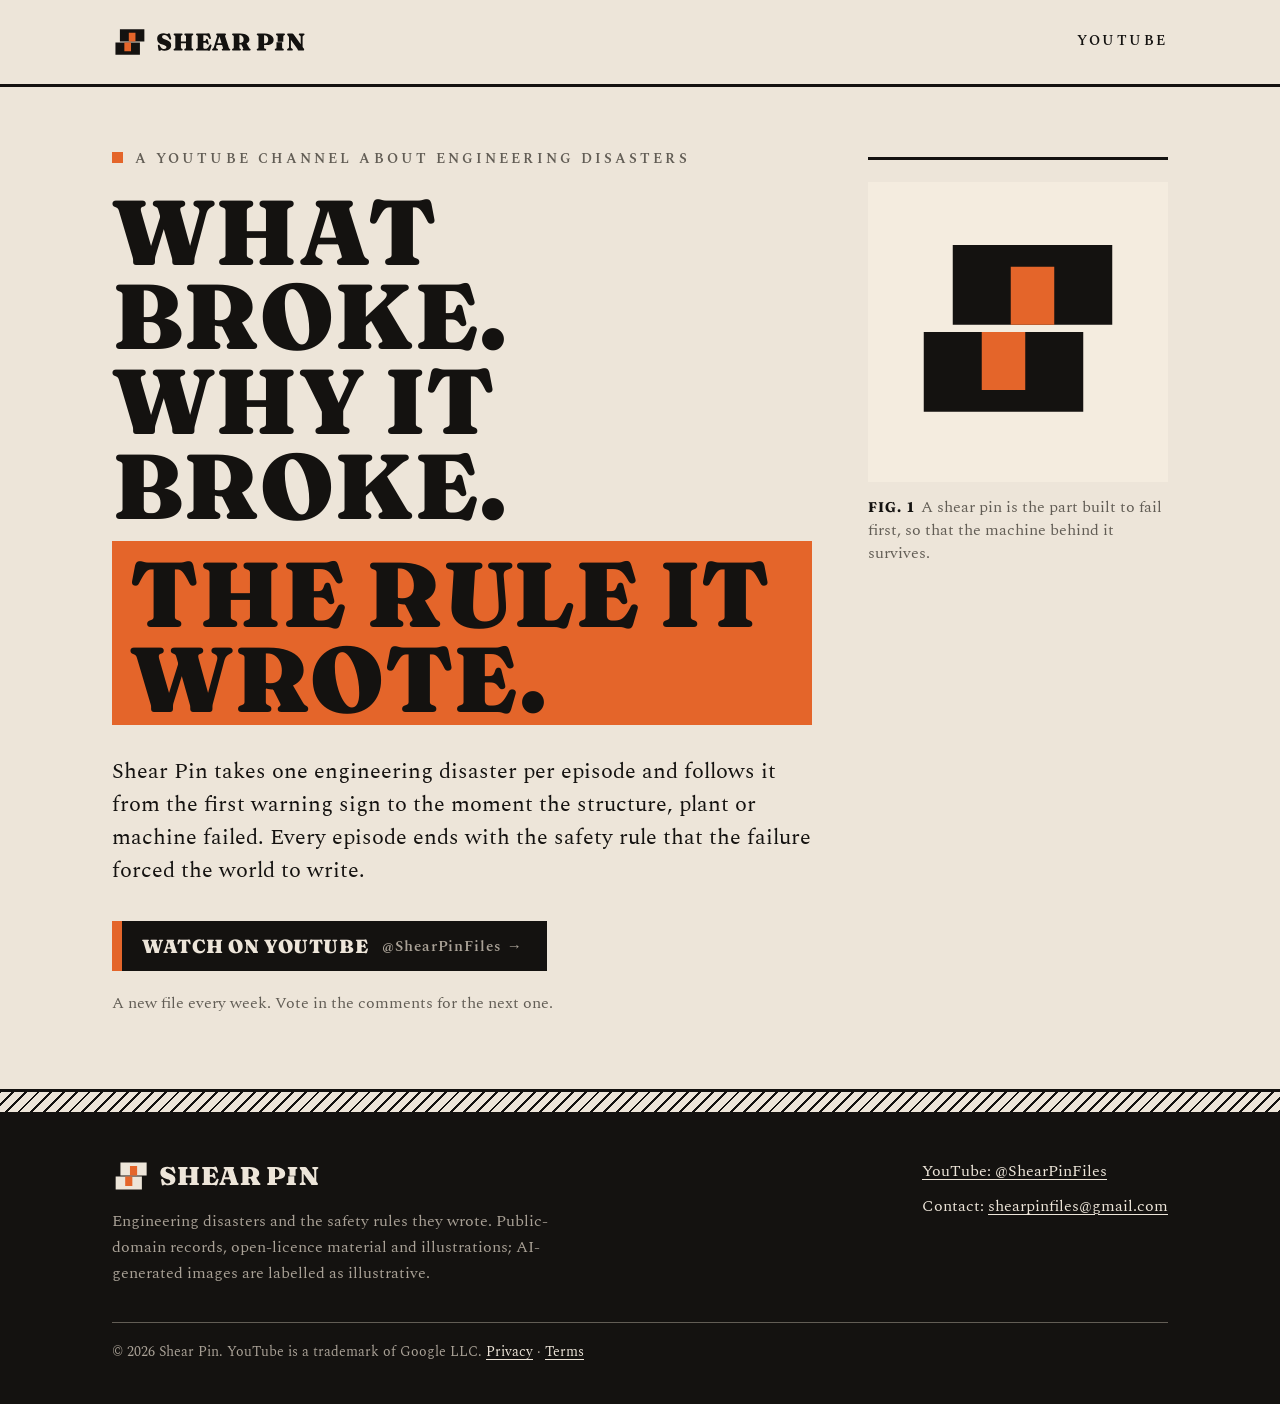
<file: index.html>
<!doctype html>
<html lang="en">
<head>
<meta charset="utf-8">
<meta name="viewport" content="width=device-width, initial-scale=1">
<title>Shear Pin · Engineering disasters and the rules they wrote</title>
<meta name="description" content="Shear Pin is a YouTube channel about engineering disasters: what broke, why it broke, and the safety rule it wrote.">
<link rel="icon" type="image/svg+xml" href="gorsel/isaret.svg">
<link rel="icon" type="image/png" sizes="32x32" href="gorsel/favicon-32.png">
<link rel="stylesheet" href="site.css">
</head>
<body>

<header class="ust">
  <div class="kap">
    <a class="logo" href="./" aria-label="Shear Pin, home"><img src="gorsel/kilit-yatay.svg" alt="Shear Pin" width="196" height="32"></a>
    <nav aria-label="Site">
      <a href="https://www.youtube.com/@ShearPinFiles" rel="noopener">YouTube</a>
    </nav>
  </div>
</header>

<main>
  <section class="giris" aria-labelledby="baslik">
    <div class="kap">
      <div>
        <p class="tur">A YouTube channel about engineering disasters</p>
        <h1 id="baslik">What broke.<br>Why it broke.<br><span class="hukum">The rule it wrote.</span></h1>
        <p class="ozet">Shear Pin takes one engineering disaster per episode and follows it from the first warning sign to the moment the structure, plant or machine failed. Every episode ends with the safety rule that the failure forced the world to write.</p>
        <a class="dugme" href="https://www.youtube.com/@ShearPinFiles" rel="noopener">Watch on YouTube <small>@ShearPinFiles&nbsp;→</small></a>
        <p class="not">A new file every week. Vote in the comments for the next one.</p>
      </div>
      <figure class="sekil">
        <img src="gorsel/isaret.svg" alt="Cross-section of a lap joint: two plates and a pin that has sheared along the plane between them." width="236" height="236">
        <figcaption><b>Fig. 1</b>A shear pin is the part built to fail first, so that the machine behind it survives.</figcaption>
      </figure>
    </div>
  </section>

  <div class="oyma" role="presentation"></div>
</main>

<footer class="alt">
  <div class="kap">
    <div>
      <img src="gorsel/kilit-yatay-ters.svg" alt="Shear Pin" width="210" height="35">
      <p>Engineering disasters and the safety rules they wrote. Public-domain records, open-licence material and illustrations; AI-generated images are labelled as illustrative.</p>
    </div>
    <ul>
      <li><a href="https://www.youtube.com/@ShearPinFiles" rel="noopener">YouTube: @ShearPinFiles</a></li>
      <li>Contact: <a href="mailto:shearpinfiles@gmail.com">shearpinfiles@gmail.com</a></li>
    </ul>
    <p class="telif">© 2026 Shear Pin. YouTube is a trademark of Google LLC. <a href="privacy.html">Privacy</a> · <a href="terms.html">Terms</a></p>
  </div>
</footer>

</body>
</html>
</file>
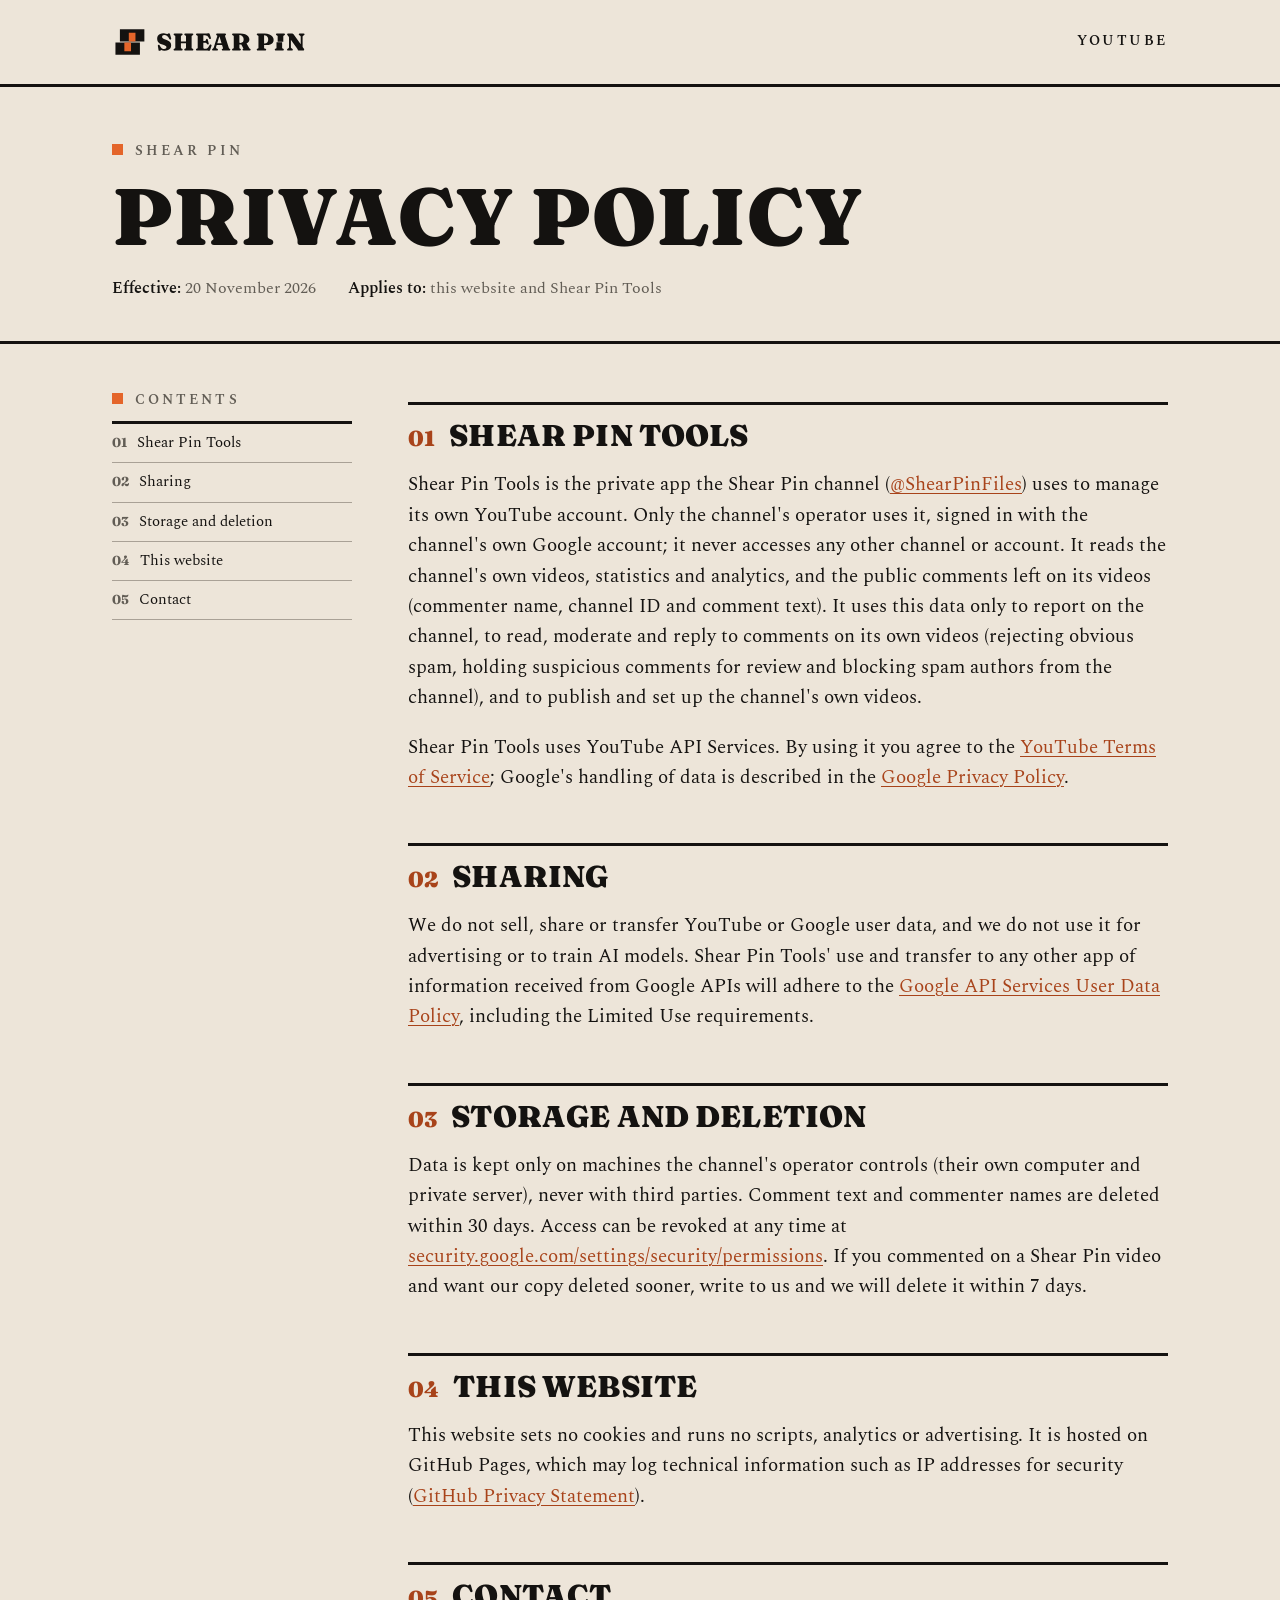
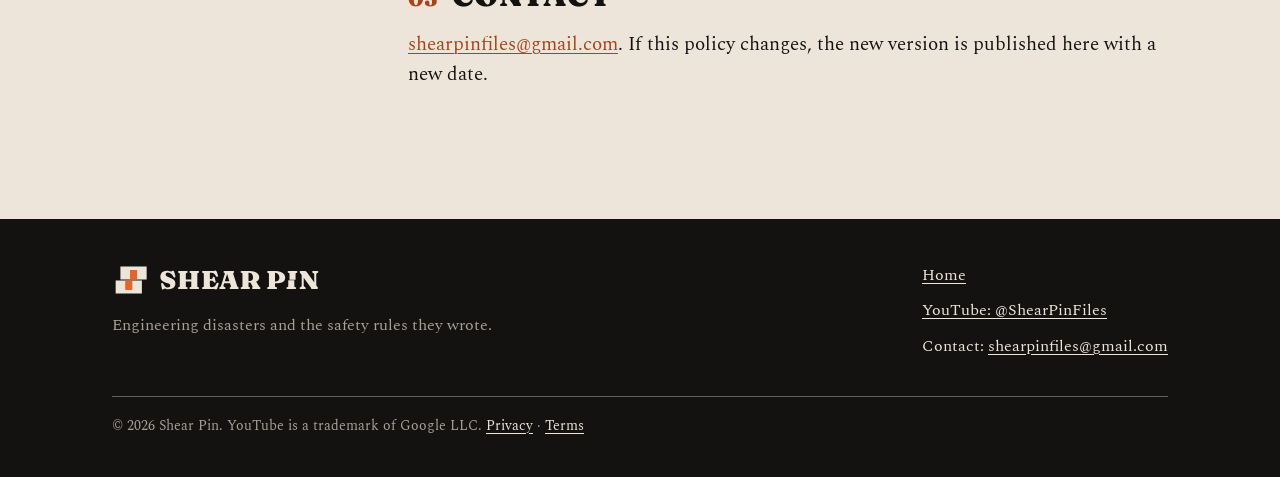
<file: privacy.html>
<!doctype html>
<html lang="en">
<head>
<meta charset="utf-8">
<meta name="viewport" content="width=device-width, initial-scale=1">
<title>Privacy Policy · Shear Pin</title>
<meta name="description" content="Privacy Policy of the Shear Pin website and Shear Pin Tools.">
<link rel="icon" type="image/svg+xml" href="gorsel/isaret.svg">
<link rel="icon" type="image/png" sizes="32x32" href="gorsel/favicon-32.png">
<link rel="stylesheet" href="site.css">
</head>
<body>

<header class="ust">
  <div class="kap">
    <a class="logo" href="./" aria-label="Shear Pin, home"><img src="gorsel/kilit-yatay.svg" alt="Shear Pin" width="196" height="32"></a>
    <nav aria-label="Site">
      <a href="https://www.youtube.com/@ShearPinFiles" rel="noopener">YouTube</a>
    </nav>
  </div>
</header>

<main>
  <div class="belge-bas">
    <div class="kap">
      <p class="tur">Shear Pin</p>
      <h1>Privacy Policy</h1>
      <p class="kunye"><span><b>Effective:</b> 20 November 2026</span><span><b>Applies to:</b> this website and Shear Pin Tools</span></p>
    </div>
  </div>

  <div class="belge">
    <div class="kap">
      <nav class="icindekiler" aria-label="Contents">
        <p class="tur">Contents</p>
        <ol>
          <li><a href="#tools">Shear Pin Tools</a></li>
          <li><a href="#sharing">Sharing</a></li>
          <li><a href="#storage">Storage and deletion</a></li>
          <li><a href="#website">This website</a></li>
          <li><a href="#contact">Contact</a></li>
        </ol>
      </nav>

      <div class="metin">
        <section id="tools">
          <h2>Shear Pin Tools</h2>
          <p>Shear Pin Tools is the private app the Shear Pin channel (<a href="https://www.youtube.com/@ShearPinFiles" rel="noopener">@ShearPinFiles</a>) uses to manage its own YouTube account. Only the channel's operator uses it, signed in with the channel's own Google account; it never accesses any other channel or account. It reads the channel's own videos, statistics and analytics, and the public comments left on its videos (commenter name, channel ID and comment text). It uses this data only to report on the channel, to read, moderate and reply to comments on its own videos (rejecting obvious spam, holding suspicious comments for review and blocking spam authors from the channel), and to publish and set up the channel's own videos.</p>
          <p>Shear Pin Tools uses YouTube API Services. By using it you agree to the <a href="https://www.youtube.com/t/terms" rel="noopener">YouTube Terms of Service</a>; Google's handling of data is described in the <a href="https://policies.google.com/privacy" rel="noopener">Google Privacy Policy</a>.</p>
        </section>

        <section id="sharing">
          <h2>Sharing</h2>
          <p>We do not sell, share or transfer YouTube or Google user data, and we do not use it for advertising or to train AI models. Shear Pin Tools' use and transfer to any other app of information received from Google APIs will adhere to the <a href="https://developers.google.com/terms/api-services-user-data-policy" rel="noopener">Google API Services User Data Policy</a>, including the Limited Use requirements.</p>
        </section>

        <section id="storage">
          <h2>Storage and deletion</h2>
          <p>Data is kept only on machines the channel's operator controls (their own computer and private server), never with third parties. Comment text and commenter names are deleted within 30 days. Access can be revoked at any time at <a href="https://security.google.com/settings/security/permissions" rel="noopener">security.google.com/settings/security/permissions</a>. If you commented on a Shear Pin video and want our copy deleted sooner, write to us and we will delete it within 7 days.</p>
        </section>

        <section id="website">
          <h2>This website</h2>
          <p>This website sets no cookies and runs no scripts, analytics or advertising. It is hosted on GitHub Pages, which may log technical information such as IP addresses for security (<a href="https://docs.github.com/en/site-policy/privacy-policies/github-general-privacy-statement" rel="noopener">GitHub Privacy Statement</a>).</p>
        </section>

        <section id="contact">
          <h2>Contact</h2>
          <p><a href="mailto:shearpinfiles@gmail.com">shearpinfiles@gmail.com</a>. If this policy changes, the new version is published here with a new date.</p>
        </section>
      </div>
    </div>
  </div>
</main>

<footer class="alt">
  <div class="kap">
    <div>
      <img src="gorsel/kilit-yatay-ters.svg" alt="Shear Pin" width="210" height="35">
      <p>Engineering disasters and the safety rules they wrote.</p>
    </div>
    <ul>
      <li><a href="./">Home</a></li>
      <li><a href="https://www.youtube.com/@ShearPinFiles" rel="noopener">YouTube: @ShearPinFiles</a></li>
      <li>Contact: <a href="mailto:shearpinfiles@gmail.com">shearpinfiles@gmail.com</a></li>
    </ul>
    <p class="telif">© 2026 Shear Pin. YouTube is a trademark of Google LLC. <a href="privacy.html">Privacy</a> · <a href="terms.html">Terms</a></p>
  </div>
</footer>

</body>
</html>
</file>
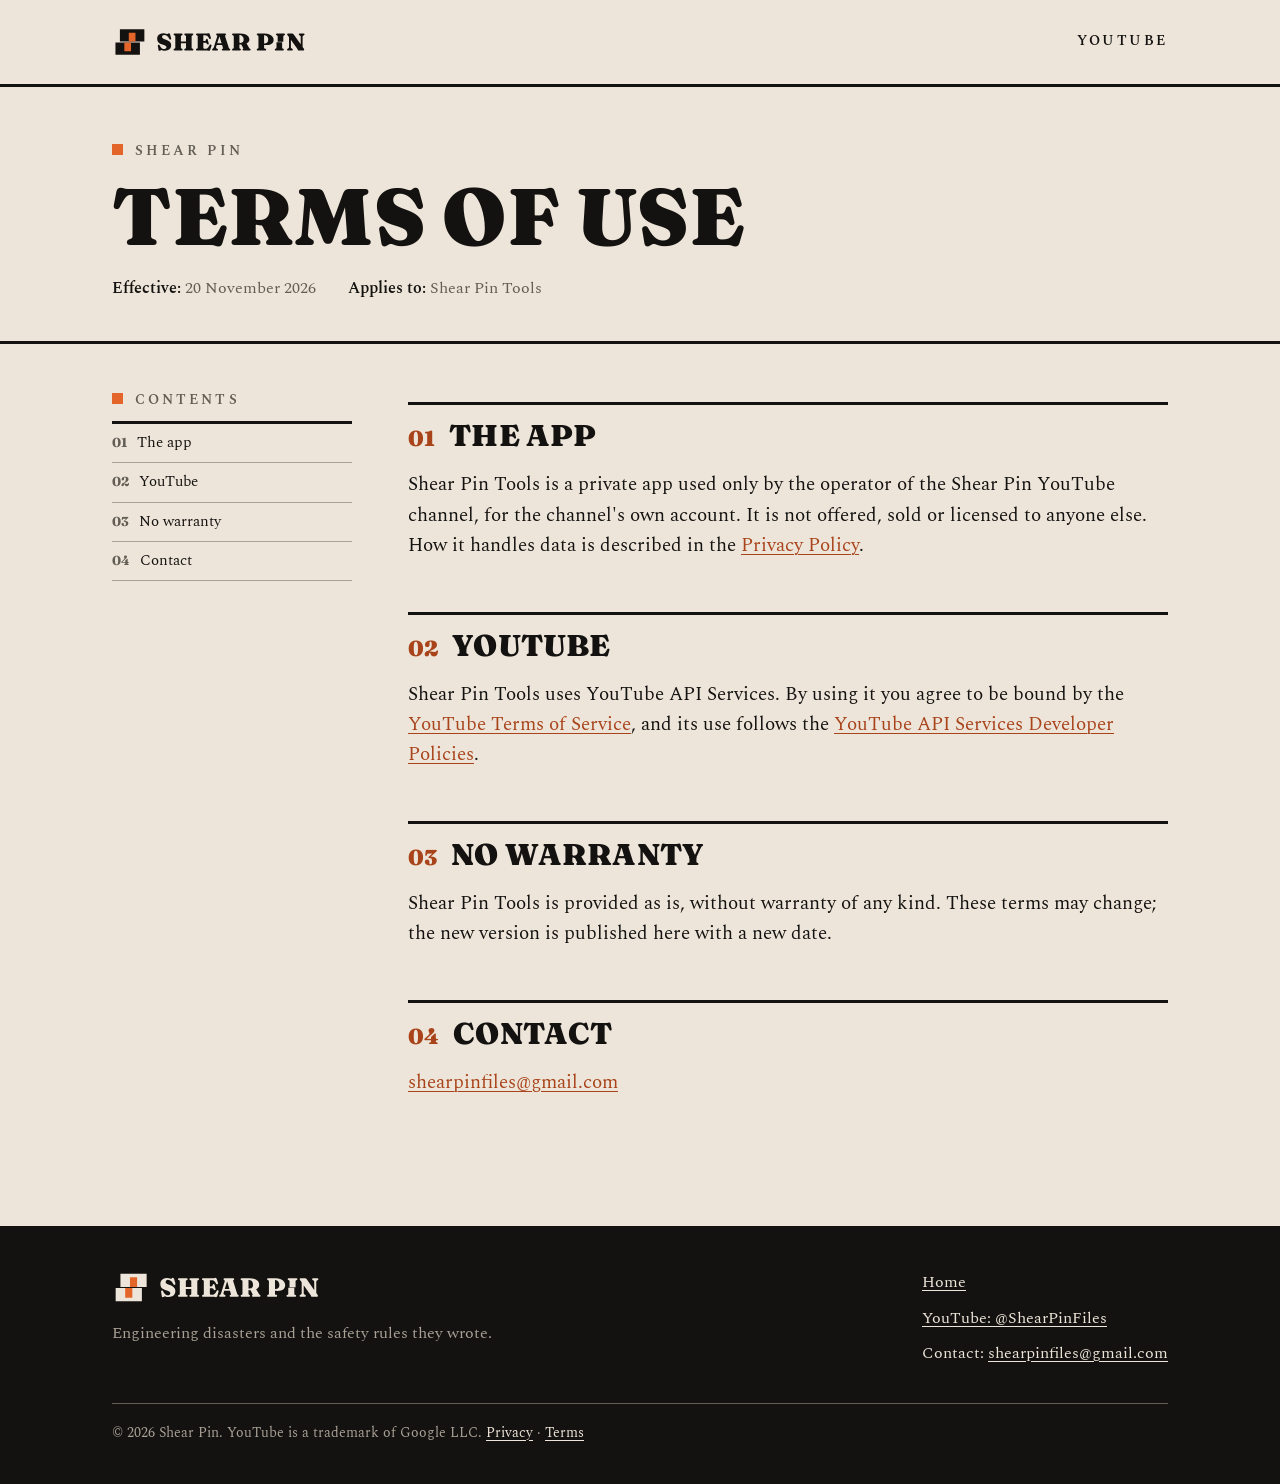
<file: terms.html>
<!doctype html>
<html lang="en">
<head>
<meta charset="utf-8">
<meta name="viewport" content="width=device-width, initial-scale=1">
<title>Terms of Use · Shear Pin</title>
<meta name="description" content="Terms of Use of Shear Pin Tools.">
<link rel="icon" type="image/svg+xml" href="gorsel/isaret.svg">
<link rel="icon" type="image/png" sizes="32x32" href="gorsel/favicon-32.png">
<link rel="stylesheet" href="site.css">
</head>
<body>

<header class="ust">
  <div class="kap">
    <a class="logo" href="./" aria-label="Shear Pin, home"><img src="gorsel/kilit-yatay.svg" alt="Shear Pin" width="196" height="32"></a>
    <nav aria-label="Site">
      <a href="https://www.youtube.com/@ShearPinFiles" rel="noopener">YouTube</a>
    </nav>
  </div>
</header>

<main>
  <div class="belge-bas">
    <div class="kap">
      <p class="tur">Shear Pin</p>
      <h1>Terms of Use</h1>
      <p class="kunye"><span><b>Effective:</b> 20 November 2026</span><span><b>Applies to:</b> Shear Pin Tools</span></p>
    </div>
  </div>

  <div class="belge">
    <div class="kap">
      <nav class="icindekiler" aria-label="Contents">
        <p class="tur">Contents</p>
        <ol>
          <li><a href="#tool">The app</a></li>
          <li><a href="#youtube">YouTube</a></li>
          <li><a href="#warranty">No warranty</a></li>
          <li><a href="#contact">Contact</a></li>
        </ol>
      </nav>

      <div class="metin">
        <section id="tool">
          <h2>The app</h2>
          <p>Shear Pin Tools is a private app used only by the operator of the Shear Pin YouTube channel, for the channel's own account. It is not offered, sold or licensed to anyone else. How it handles data is described in the <a href="privacy.html">Privacy Policy</a>.</p>
        </section>

        <section id="youtube">
          <h2>YouTube</h2>
          <p>Shear Pin Tools uses YouTube API Services. By using it you agree to be bound by the <a href="https://www.youtube.com/t/terms" rel="noopener">YouTube Terms of Service</a>, and its use follows the <a href="https://developers.google.com/youtube/terms/developer-policies" rel="noopener">YouTube API Services Developer Policies</a>.</p>
        </section>

        <section id="warranty">
          <h2>No warranty</h2>
          <p>Shear Pin Tools is provided as is, without warranty of any kind. These terms may change; the new version is published here with a new date.</p>
        </section>

        <section id="contact">
          <h2>Contact</h2>
          <p><a href="mailto:shearpinfiles@gmail.com">shearpinfiles@gmail.com</a></p>
        </section>
      </div>
    </div>
  </div>
</main>

<footer class="alt">
  <div class="kap">
    <div>
      <img src="gorsel/kilit-yatay-ters.svg" alt="Shear Pin" width="210" height="35">
      <p>Engineering disasters and the safety rules they wrote.</p>
    </div>
    <ul>
      <li><a href="./">Home</a></li>
      <li><a href="https://www.youtube.com/@ShearPinFiles" rel="noopener">YouTube: @ShearPinFiles</a></li>
      <li>Contact: <a href="mailto:shearpinfiles@gmail.com">shearpinfiles@gmail.com</a></li>
    </ul>
    <p class="telif">© 2026 Shear Pin. YouTube is a trademark of Google LLC. <a href="privacy.html">Privacy</a> · <a href="terms.html">Terms</a></p>
  </div>
</footer>

</body>
</html>
</file>
<file: site.css>
/* Shear Pin sitesi: Kesim kiti (kanallar/shear-pin/kit). Kâğıt, mürekkep, çelik, tek güvenlik turuncusu.
   Köşe yok, gölge yok, gradyan yok; gölge yerine oyma çizgisi (45° tarama). Harici kaynak yok. */

@font-face { font-family: "Fraunces"; font-weight: 900; font-display: swap;
  src: url("fontlar/fraunces-latin-900-normal.woff2") format("woff2"); }
@font-face { font-family: "Fraunces"; font-weight: 700; font-display: swap;
  src: url("fontlar/fraunces-latin-700-normal.woff2") format("woff2"); }
@font-face { font-family: "Spectral"; font-weight: 400; font-display: swap;
  src: url("fontlar/spectral-latin-400-normal.woff2") format("woff2"); }
@font-face { font-family: "Spectral"; font-weight: 600; font-display: swap;
  src: url("fontlar/spectral-latin-600-normal.woff2") format("woff2"); }

:root {
  --kagit: #EDE5D9; --kagit-2: #F4ECDF; --murekkep: #141210; --celik: #625D55; --celik-acik: #A9A196;
  --turuncu: #E4652A; --turuncu-koyu: #A8431A;
  --baslik: "Fraunces", Georgia, serif;
  --govde: "Spectral", Georgia, serif;
  --olcu: 1120px;
  color-scheme: light;
}

* { box-sizing: border-box; }
html { background: var(--kagit); }
body { margin: 0; background: var(--kagit); color: var(--murekkep); font: 400 19px/1.6 var(--govde);
  -webkit-text-size-adjust: 100%; text-rendering: optimizeLegibility; }
img, svg { display: block; max-width: 100%; }
a { color: var(--turuncu-koyu); text-decoration-thickness: 1px; text-underline-offset: 3px; }
a:hover { color: var(--murekkep); text-decoration-color: var(--turuncu); text-decoration-thickness: 3px; }
a:focus-visible, .dugme:focus-visible { outline: 3px solid var(--turuncu); outline-offset: 3px; }
::selection { background: var(--turuncu); color: var(--murekkep); }

.kap { max-width: var(--olcu); margin: 0 auto; padding: 0 32px; }

/* ---------- üst şerit ---------- */
.ust { border-bottom: 3px solid var(--murekkep); }
.ust .kap { display: flex; align-items: center; justify-content: space-between; gap: 24px; min-height: 84px; }
.ust .logo img { width: 196px; height: auto; }
.ust nav { display: flex; gap: 28px; flex-wrap: wrap; }
.ust nav a { color: var(--murekkep); font: 600 14px/1 var(--govde); letter-spacing: 0.18em; text-transform: uppercase;
  text-decoration: none; padding: 6px 0; border-bottom: 3px solid transparent; }
.ust nav a:hover, .ust nav a[aria-current="page"] { border-bottom-color: var(--turuncu); }

/* ---------- ortak öğeler ---------- */
.tur { font: 600 14px/1.2 var(--govde); letter-spacing: 0.22em; text-transform: uppercase; color: var(--celik);
  margin: 0; }
.tur::before { content: ""; display: inline-block; width: 11px; height: 11px; background: var(--turuncu);
  margin-right: 12px; vertical-align: 0; }
.etiket { display: inline-block; font: 700 17px/1 var(--baslik); text-transform: uppercase; letter-spacing: 0.06em;
  padding: 3px 0 3px 13px; border-left: 5px solid var(--turuncu); margin: 0 0 18px; }
h1, h2, h3 { font-family: var(--baslik); font-weight: 900; text-transform: uppercase; letter-spacing: 0.005em;
  line-height: 0.95; margin: 0; }
.hukum { display: inline-block; background: var(--turuncu); color: var(--murekkep); padding: 0.12em 0.2em 0.04em;
  margin-top: 0.14em; }
.oyma { height: 26px; background: repeating-linear-gradient(-45deg, var(--murekkep) 0 2px, transparent 2px 9px);
  border-top: 3px solid var(--murekkep); border-bottom: 3px solid var(--murekkep); }
.dugme { display: inline-flex; align-items: center; gap: 14px; background: var(--murekkep); color: var(--kagit);
  border-left: 10px solid var(--turuncu); padding: 16px 24px 15px 20px; font: 900 19px/1 var(--baslik);
  text-transform: uppercase; letter-spacing: 0.03em; text-decoration: none; }
.dugme small { font: 600 15px/1 var(--govde); letter-spacing: 0.06em; text-transform: none; color: var(--celik-acik); }
.dugme:hover { background: var(--turuncu); color: var(--murekkep); text-decoration: none; }
.dugme:hover small { color: var(--murekkep); }

/* ---------- ana sayfa: giriş ---------- */
.giris .kap { display: grid; grid-template-columns: minmax(0, 1fr) 300px; gap: 56px; padding-top: 64px;
  padding-bottom: 72px; align-items: start; }
.giris h1 { font-size: clamp(48px, 7.4vw, 92px); line-height: 0.92; margin: 22px 0 30px; }
.giris .ozet { font-size: 22px; line-height: 1.5; max-width: 34em; margin: 0 0 34px; }
.sekil { margin: 6px 0 0; border-top: 3px solid var(--murekkep); padding-top: 22px; }
.sekil img { width: 100%; height: auto; background: var(--kagit-2); padding: 34px; }
.sekil figcaption { font: 400 16px/1.45 var(--govde); color: var(--celik); margin-top: 14px; }
.sekil figcaption b { font: 700 14px/1 var(--baslik); letter-spacing: 0.08em; text-transform: uppercase;
  color: var(--murekkep); margin-right: 6px; }
.giris .not { margin: 20px 0 0; }

/* ---------- belge sayfaları (privacy, terms) ---------- */
.belge-bas { padding: 56px 0 40px; border-bottom: 3px solid var(--murekkep); }
.belge-bas h1 { font-size: clamp(44px, 6.4vw, 80px); margin: 18px 0 22px; }
.belge-bas .kunye { display: flex; flex-wrap: wrap; gap: 8px 32px; margin: 0; font-size: 16px; color: var(--celik); }
.belge-bas .kunye b { color: var(--murekkep); font-weight: 600; }
.belge .kap { display: grid; grid-template-columns: 240px minmax(0, 1fr); gap: 56px; padding-top: 48px;
  padding-bottom: 88px; }
.icindekiler { position: sticky; top: 24px; align-self: start; font-size: 15px; line-height: 1.35; }
.icindekiler p { margin: 0 0 12px; }
.icindekiler ol { margin: 0; padding: 0; list-style: none; counter-reset: m; border-top: 3px solid var(--murekkep); }
.icindekiler li { counter-increment: m; border-bottom: 1px solid var(--celik-acik); }
.icindekiler a { display: block; padding: 9px 0; color: var(--murekkep); text-decoration: none; }
.icindekiler a::before { content: counter(m, decimal-leading-zero); font: 700 13px/1 var(--baslik);
  color: var(--celik); margin-right: 10px; }
.icindekiler a:hover { color: var(--turuncu-koyu); }
.metin { max-width: 46em; counter-reset: madde; }
.metin > p:first-child { font-size: 22px; line-height: 1.5; margin-top: 0; }
.ozet-kutu { border-left: 10px solid var(--turuncu); background: var(--kagit-2); padding: 22px 26px; margin: 0 0 48px; }
.ozet-kutu p { margin: 0 0 10px; }
.ozet-kutu ul { margin: 0; padding-left: 20px; }
.ozet-kutu li { margin: 4px 0; }
.metin section { counter-increment: madde; padding-top: 10px; margin-bottom: 40px; scroll-margin-top: 20px; }
.metin h2 { font-size: 30px; line-height: 1; margin: 0 0 18px; padding-top: 16px; border-top: 3px solid var(--murekkep);
  display: flex; gap: 14px; align-items: baseline; }
.metin h2::before { content: counter(madde, decimal-leading-zero); color: var(--turuncu-koyu); font-size: 0.72em; }
.metin h3 { font-size: 19px; letter-spacing: 0.04em; margin: 26px 0 8px; }
.metin p, .metin li { max-width: 40em; }
.metin ul { padding-left: 22px; }
.metin li { margin: 6px 0; }
.kapsam { width: 100%; border-collapse: collapse; margin: 8px 0 18px; font-size: 17px; }
.kapsam th, .kapsam td { text-align: left; vertical-align: top; padding: 12px 14px 12px 0;
  border-bottom: 1px solid var(--celik-acik); }
.kapsam thead th { font: 600 12px/1.2 var(--govde); letter-spacing: 0.2em; text-transform: uppercase; color: var(--celik);
  border-bottom: 3px solid var(--murekkep); }
.kapsam td:first-child { width: 34%; }
.not { font-size: 16px; color: var(--celik); }

/* ---------- alt şerit ---------- */
.alt { background: var(--murekkep); color: var(--kagit); }
.alt .kap { display: grid; grid-template-columns: minmax(0, 1fr) auto; gap: 32px 56px; padding-top: 44px;
  padding-bottom: 40px; align-items: start; }
.alt img { width: 210px; height: auto; }
.alt p { margin: 16px 0 0; font-size: 16px; color: var(--celik-acik); max-width: 30em; }
.alt ul { list-style: none; margin: 0; padding: 0; display: grid; gap: 10px; font-size: 16px; }
.alt a { color: var(--kagit); }
.alt a:hover { color: var(--turuncu); text-decoration-color: var(--turuncu); }
.alt .telif { grid-column: 1 / -1; border-top: 1px solid var(--celik); padding-top: 18px; margin: 4px 0 0;
  font-size: 14px; max-width: none; }

/* ---------- dar ekran ---------- */
@media (max-width: 860px) {
  .giris .kap, .belge .kap, .alt .kap { grid-template-columns: minmax(0, 1fr); }
  .giris .kap { gap: 40px; padding-top: 44px; }
  .sekil { max-width: 240px; }
  .sekil img { padding: 24px; }
  .icindekiler { position: static; }
  .belge .kap { gap: 32px; }
}
@media (max-width: 560px) {
  body { font-size: 18px; }
  .kap { padding: 0 16px; }
  .ust .kap { flex-direction: column; align-items: flex-start; gap: 10px; padding-top: 16px; padding-bottom: 12px; }
  .ust nav { gap: 18px; }
  .giris h1 { font-size: 42px; }
  .belge-bas h1 { font-size: 40px; }
  .giris .ozet { font-size: 20px; }
  .dugme { font-size: 17px; flex-wrap: wrap; gap: 6px 12px; }
  .kapsam td:first-child { width: auto; }
  .kapsam, .kapsam tbody, .kapsam tr, .kapsam td { display: block; }
  .kapsam thead { display: none; }
  .kapsam tr { border-bottom: 1px solid var(--celik-acik); padding: 10px 0; }
  .kapsam td { border: 0; padding: 3px 0; }
}
@media print {
  .ust nav, .icindekiler, .oyma { display: none; }
  .belge .kap { display: block; }
  .alt { background: none; color: var(--murekkep); }
}
</file>
